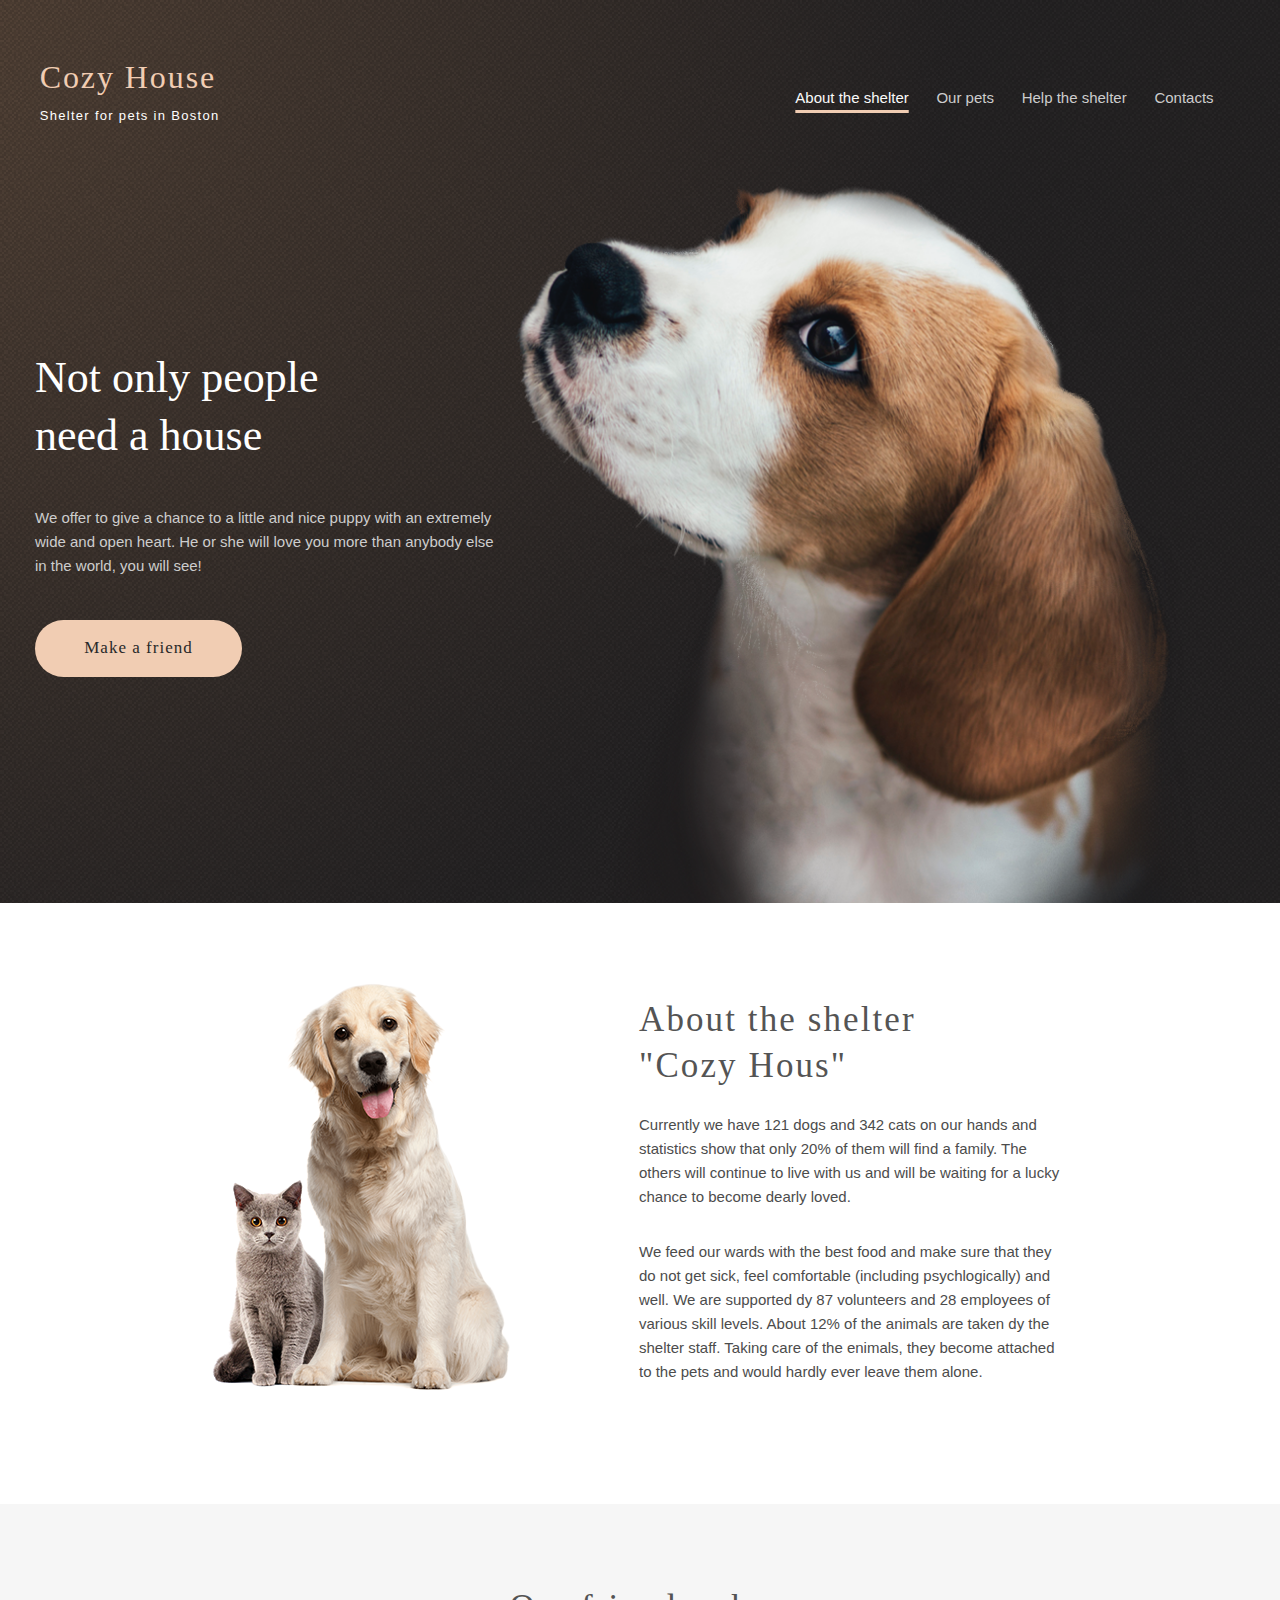
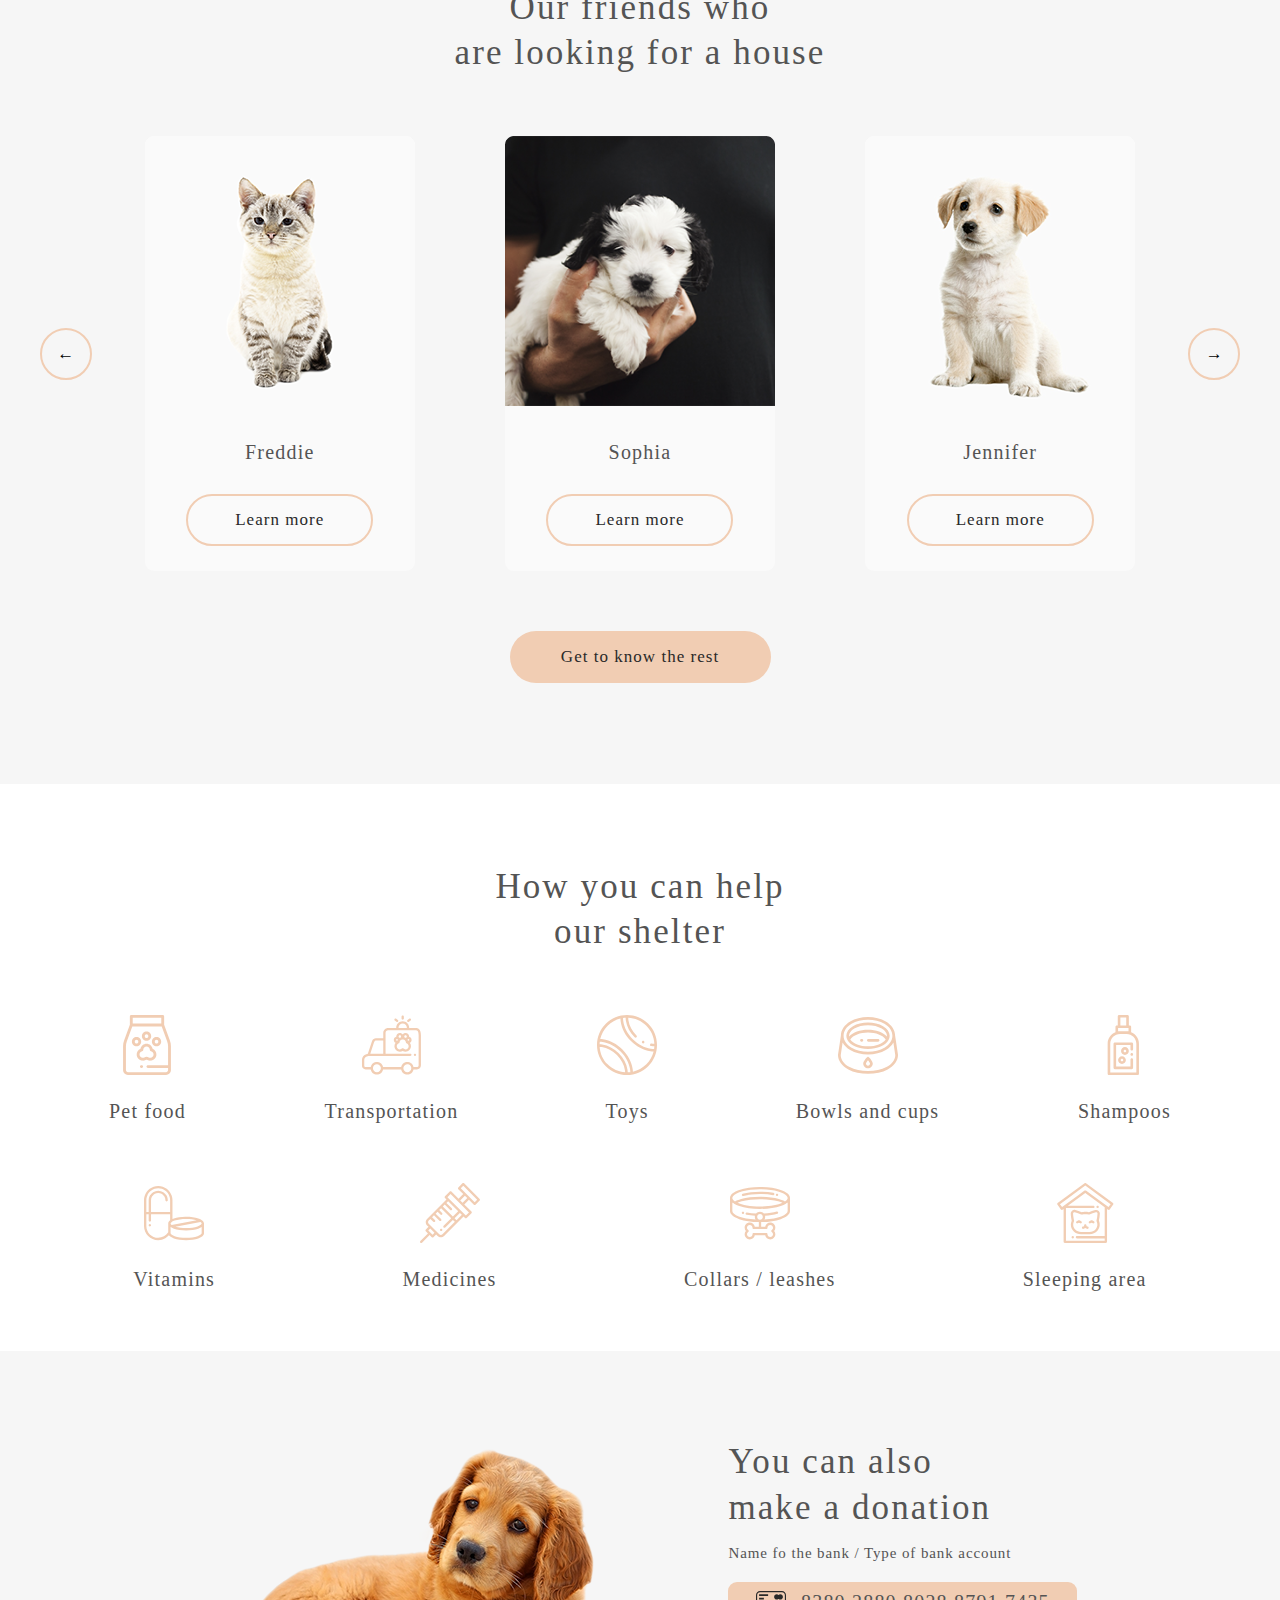
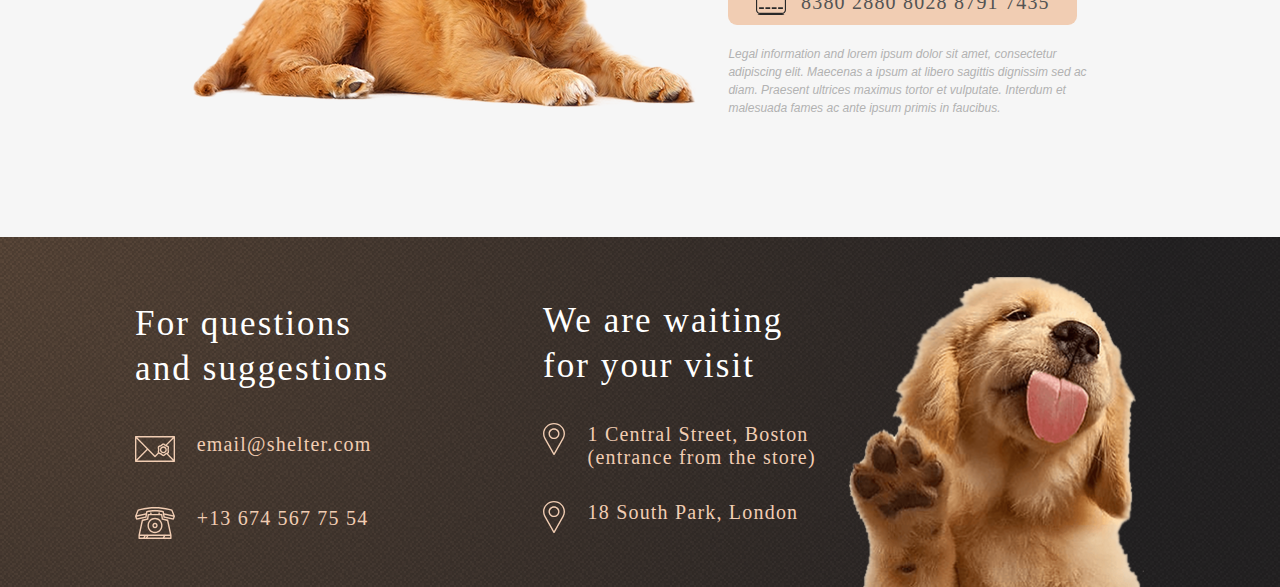
<file: pages/main/index.html>
<!DOCTYPE html>
<html lang="en">
<head>
    <meta charset="UTF-8">
    <meta http-equiv="X-UA-Compatible" content="IE=edge">
    <meta name="viewport" content="width=device-width, initial-scale=1.0">
    <link rel="stylesheet" href="style.css">
    <title>Cozy House</title>
</head>
<body>
    <div class="bg-gradient">
        <div class="bg-img">
            <div class="start-screen">
                <div class="main">
                    <header>
                            <a href="#" class="logo" id="logo">
                                <h1 class="logo-title" id="logo_title">Cozy House</h1>
                                <p class="logo-subtitle" id="logo_subtitle">Shelter for pets in Boston</p>
                            </a>
                        <div class="hamburger-menu" id="menu_btn">
                            <input id="menu__toggle" type="checkbox" />
                            <label class="menu__btn" for="menu__toggle">
                              <span id="menu__btn"></span>
                            </label>
                            <nav class="menu" id="menu">
                                <div class="dark-screen">
                                    <a href="#" class="logo logo2" id="logo">
                                        <h1 class="logo-title" id="logo_title">Cozy House</h1>
                                        <p class="logo-subtitle" id="logo_subtitle">Shelter for pets in Boston</p>
                                    </a>
                                    <a href="#" class="about">About the shelter</a> 
                                    <a href="../pets/index.html" class="our-pets" target="_blank">Our pets</a> 
                                    <a href="#help-page" class="help-the-shelter">Help the shelter</a> 
                                    <a href="#footer" class="nav-contacts">Contacts</a> 
                                </div>
                            </nav>
                        </div>
                    </header>
                </div>
                <div class="start-screen-content">
                    <div class="content">
                         <h2 class="heading">Not only people need a house</h2>
                         <p class="subheading">We offer to give a chance to a little and nice puppy with an extremely wide and open heart. He or she will love you more than anybody else in the world, you will see!</p>
                         <a href="#our-friends" class="button-primary">Make a friend</a>
                    </div>
                    <div class="start-screen-puppy"></div>
                </div>
            </div>
        </div>
    </div>
    <div class="about-page">
        <div class="start-screen">
            <div class="about-content">
                    <div class="about-pets"></div>
                    <div class="page-content">
                        <h3 class="about-heading">About the shelter <br> "Cozy Hous"</h3>
                        <p class="about-subheading">Currently we have 121 dogs and 342 cats on our hands and statistics show that only 20% of them will find a family. The others will continue to live with us and will be waiting for a lucky chance to become dearly loved.</p>
                        <p class="about-subheading">We feed our wards with the best food and make sure that they do not get sick, feel comfortable (including psychlogically) and well. We are supported dy 87 volunteers and 28 employees of various skill levels. About 12% of the animals are taken dy the shelter staff. Taking care of the enimals, they become attached to the pets and would hardly ever leave them alone.</p>
                    </div>
                    </div>
            </div>
        </div>
    </div>
    <div class="pets-page" id="our-friends">
        <div class="start-screen">
            <div class="pets-content">
                    <h3 class="pets-heading">Our friends who <br> are looking for a house</h3>
                    <div class="slider">
                        <div class="cards">
                            <div class="card" id="card1">
                                <img src="../../assets/images/pets-katrine.png" alt="cat-katrine" id="card1img">
                                <p class="pet-name" id="petName1">Katrine</p>
                                <button class="button-learn-more" id="button1">Learn more</button>
                            </div>
                            <div class="card resp2" id="card2">
                                <img src="../../assets/images/pets-jennifer.png" alt="dog-jennifer" id="card2img">
                                <p class="pet-name" id="petName2">Jennifer</p>
                                <button class="button-learn-more" id="button2">Learn more</button>
                            </div>
                            <div class="card" id="card3">
                                <img src="../../assets/images/pets-woody.png" alt="dog-woody" id="card3img">
                                <p class="pet-name" id="petName3">Woody</p>
                                <button class="button-learn-more" id="button3">Learn more</button>
                            </div>
                        </div>
                            <div class="left-button-flex">
                                <button class="left-button">&#8592</button>
                            </div>
                            <div class="right-button-flex">
                                <button class="right-button">&#8594</button>
                            </div>
                    </div>
                <div class="button-rest">
                    <button class="other-page"><a href="../pets/index.html" class="rest-link" target="_blank">Get to know the rest</a></button>
                </div>
            </div>
        </div>
    </div>
    <div class="help-page" id="help-page">
        <div class="start-screen"> 
                <h3 class="help-heading">How you can help <br>our shelter</h3>
                <ul class="first-row">
                    <li><img src="../../assets/icons/icon-pet-food.svg" alt="pet-food" class="icons"><p>Pet food</p></li>
                    <li><img src="../../assets/icons/icon-transportation.svg" alt="transportation" class="icons"><p>Transportation</p></li>
                    <li><img src="../../assets/icons/icon-toys.svg" alt="toys" class="icons"><p>Toys</p></li>
                    <li><img src="../../assets/icons/icon-bowls-and-cups.svg" alt=" bowls-and-cups" class="icons"><p>Bowls and cups</p></li>
                    <li><img src="../../assets/icons/icon-shampoos.svg" alt="shampoos" class="icons"><p>Shampoos</p></li>
                    <li><img src="../../assets/icons/icon-vitamins.svg" alt="vitamins" class="icons"><p>Vitamins</p></li>
                    <li><img src="../../assets/icons/icon-medicines.svg" alt="medicines" class="icons"><p>Medicines</p></li>
                    <li><img src="../../assets/icons/icon-collars-leashes.svg" alt="collars-leashes" class="icons"><p>Collars / leashes</p></li>
                    <li><img src="../../assets/icons/icon-sleeping-area.svg" alt="sleeping-area" class="icons"><p>Sleeping area</p></li>
                </ul>
        </div>
    </div>
    <div class="donation-page">
        <div class="start-screen">
            <div class="donation-content">
                <div class="donation-dog"></div>
                <div class="donation">
                    <h3 class="donation-heading">You can also <br>make a donation</h3>
                    <p class="donation-subheading">Name fo the bank / Type of bank account</p>
                    <button class="credit-card"><a href="#" class="credit-link"><span class="card-icon"></span>8380 2880 8028 8791 7435</a></button>
                    <p class="legal-information">Legal information and lorem ipsum dolor sit amet, consectetur <br> adipiscing elit. Maecenas a ipsum at libero sagittis dignissim sed ac <br> diam. Praesent ultrices maximus tortor et vulputate. Interdum et <br> malesuada fames ac ante ipsum primis in faucibus.</p>
                </div>
            </div>
        </div>
    </div>
    <footer class="footer" id="footer">
        <div class="footer-bg-img">
            <div class="start-screen">
                <div class="footer-content">
                        <div class="contacts">
                            <h3 class="contacts-heading">For questions<br>and suggestions</h3>
                            <a href="https://mail.google.com" class="email" target="_blank"><span class="email-icon"></span>email@shelter.com</a>
                            <a href="tel:13-674-567-75-54" class="number" target="_blank"><span class="number-icon"></span>+13 674 567 75 54</a>
                        </div>
                        <div class="locations">
                            <h3 class="location-heading">We are waiting<br> for your visit</h3>
                            <a href="https://www.google.com/maps/place/%D0%91%D0%BE%D1%81%D1%82%D0%BE%D0%BD,+%D0%9C%D0%B0%D1%81%D1%81%D0%B0%D1%87%D1%83%D1%81%D0%B5%D1%82%D1%81,+%D0%A1%D0%BF%D0%BE%D0%BB%D1%83%D1%87%D0%B5%D0%BD%D1%96+%D0%A8%D1%82%D0%B0%D1%82%D0%B8+%D0%90%D0%BC%D0%B5%D1%80%D0%B8%D0%BA%D0%B8/@42.3144556,-71.0403236,12z/data=!3m1!4b1!4m5!3m4!1s0x89e3652d0d3d311b:0x787cbf240162e8a0!8m2!3d42.3600661!4d-71.0588837" class="location-boston" target="_blank"><span class="location-icon"></span>1 Central Street, Boston<br>(entrance from the store)</a>
                            <a href="https://www.google.com/maps/place/%D0%9B%D0%BE%D0%BD%D0%B4%D0%BE%D0%BD,+%D0%92%D0%B5%D0%BB%D0%B8%D0%BA%D0%B0+%D0%91%D1%80%D0%B8%D1%82%D0%B0%D0%BD%D1%96%D1%8F/@51.5287718,-0.2416804,11z/data=!3m1!4b1!4m5!3m4!1s0x47d8a00baf21de75:0x52963a5addd52a99!8m2!3d51.507033!4d-0.1263428" class="location-london" target="_blank"><span class="location-icon"></span>18 South Park, London</a>
                        </div>
                    <div class="footer-dog"></div>
                </div>
            </div>
        </div>
    </footer>
    <script src="script.js"></script>
</body>
</html>
</file>
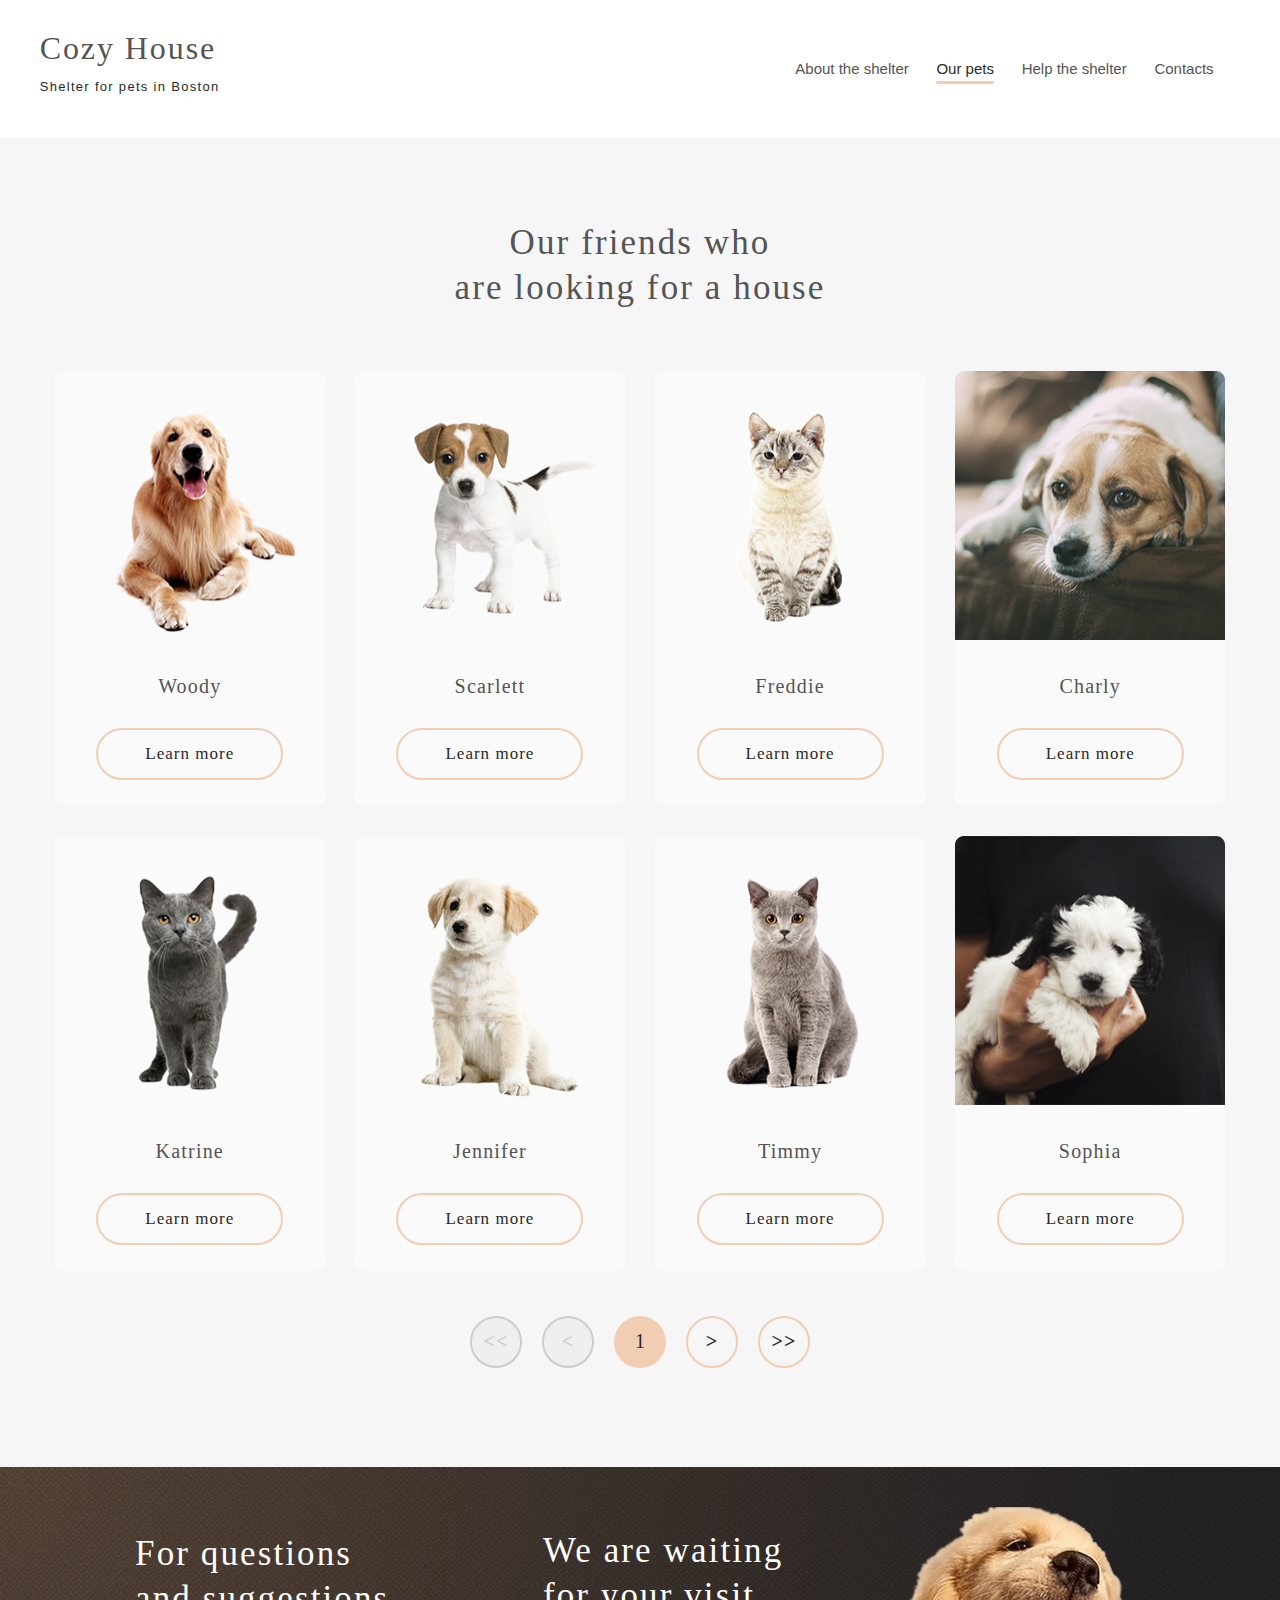
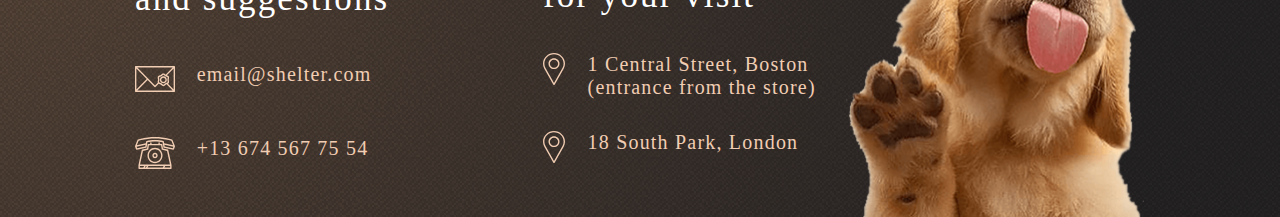
<file: pages/pets/index.html>
<!DOCTYPE html>
<html lang="en">
<head>
    <meta charset="UTF-8">
    <meta http-equiv="X-UA-Compatible" content="IE=edge">
    <meta name="viewport" content="width=device-width, initial-scale=1.0">
    <title>Our pets</title>
    <link rel="stylesheet" href="style.css">
</head>
<body>
    <div class="header">
        <div class="start-screen">
            <div class="main">
                <header>
                    <a href="../main/index.html" class="logo" target="_blank">
                        <h1 class="logo-title">Cozy House</h1>
                        <p class="logo-subtitle">Shelter for pets in Boston</p>
                    </a>
                    <div class="hamburger-menu" id="menu_btn">
                        <input id="menu__toggle" type="checkbox" />
                        <label class="menu__btn" for="menu__toggle">
                          <span id="menu__btn"></span>
                        </label>
                    <nav class="menu" id="menu">
                        <div class="dark-screen">
                            <a href="#" class="logo logo2" id="logo">
                                <h1 class="logo-title logo-title2" id="logo_title">Cozy House</h1>
                                <p class="logo-subtitle logo-subtitle2" id="logo_subtitle">Shelter for pets in Boston</p>
                            </a>
                            <a href="../main/index.html" class="about">About the shelter</a> 
                            <a href="../pets/index.html" class="our-pets" target="_blank">Our pets</a> 
                            <a href="../main/index.html#help-page" class="help-the-shelter">Help the shelter</a> 
                            <a href="#footer" class="nav-contacts">Contacts</a> 
                        </div>
                    </nav>
                </header>
            </div>
        </div>
    </div>    
    <div class="bg-color">
        <div class="start-screen">
            <h3 class="heading">Our friends who<br>are looking for a house</h3>
            <div class="pets-content">
                <div class="cards">
                    <div class="card" id="card1">
                        <img src="../../assets/images/pets-katrine.png" alt="cat-katrine" id="card1img">
                        <p class="pet-name" id="petName1">Katrine</p>
                        <button class="button-learn-more" id="button1">Learn more</button>
                    </div>
                    <div class="card" id="card2">
                        <img src="../../assets/images/pets-jennifer.png" alt="dog-jennifer" id="card2img">
                        <p class="pet-name" id="petName2">Jennifer</p>
                        <button class="button-learn-more" id="button2">Learn more</button>
                    </div>
                    <div class="card" id="card3">
                        <img src="../../assets/images/pets-woody.png" alt="dog-woody" id="card3img">
                        <p class="pet-name" id="petName3">Woody</p>
                        <button class="button-learn-more" id="button3">Learn more</button>
                    </div>
                    <div class="card" id="card4">
                        <img src="../../assets/images/pets-katrine3.png" alt="dog-sophia" id="card4img">
                        <p class="pet-name" id="petName4">Sophia</p>
                        <button class="button-learn-more" id="button4">Learn more</button>
                    </div>
                    <div class="card" id="card5">
                        <img src="../../assets/images/pets-timmy.png" alt="cat-timmy" id="card5img">
                        <p class="pet-name" id="petName5">Timmy</p>
                        <button class="button-learn-more" id="button5">Learn more</button>
                    </div>
                    <div class="card" id="card6">
                        <img src="../../assets/images/pets-charly.png" alt="dog-charly" id="card6img">
                        <p class="pet-name" id="petName6">Charly</p>
                        <button class="button-learn-more" id="button6">Learn more</button>
                    </div>
                    <div class="card" id="card7">
                        <img src="../../assets/images/pets-scarlet.png" alt="dog-scarlett" id="card7img">
                        <p class="pet-name" id="petName7">Scarlett</p>
                        <button class="button-learn-more" id="button7">Learn more</button>
                    </div>
                    <div class="card" id="card8">
                        <img src="../../assets/images/pets-katrine2.png" alt="cat-freddie" id="card8img">
                        <p class="pet-name" id="petName8">Freddie</p>
                        <button class="button-learn-more" id="button8">Learn more</button>
                    </div>
                </div>
            </div>
            <div class="navigation">
                <button class="button-disabled"  id="first-page"><h4>&lt;&lt;</h4></button>
                <button class="button-disabled"  id="prev-page"><h4>&lt;</h4></button>
                <div class="current-page" id="current-page">1</div>
                <button class="button" id="button"><h4>&gt;</h4></button>
                <button class="button" id="last-page"><h4>&gt;&gt;</h4></button>
            </div>
        </div>
    </div>
    <footer class="footer" id="footer">
        <div class="footer-bg-img">
            <div class="start-screen">
                <div class="footer-content">
                    <div class="contacts">
                        <h3 class="contacts-heading">For questions<br>and suggestions</h3>
                        <a href="https://mail.google.com" class="email" target="_blank"><span class="email-icon"></span>email@shelter.com</a>
                        <a href="tel:13-674-567-75-54" class="number" target="_blank"><span class="number-icon"></span>+13 674 567 75 54</a>
                    </div>
                    <div class="locations">
                        <h3 class="location-heading">We are waiting<br> for your visit</h3>
                        <a href="https://www.google.com/maps/place/%D0%91%D0%BE%D1%81%D1%82%D0%BE%D0%BD,+%D0%9C%D0%B0%D1%81%D1%81%D0%B0%D1%87%D1%83%D1%81%D0%B5%D1%82%D1%81,+%D0%A1%D0%BF%D0%BE%D0%BB%D1%83%D1%87%D0%B5%D0%BD%D1%96+%D0%A8%D1%82%D0%B0%D1%82%D0%B8+%D0%90%D0%BC%D0%B5%D1%80%D0%B8%D0%BA%D0%B8/@42.3144556,-71.0403236,12z/data=!3m1!4b1!4m5!3m4!1s0x89e3652d0d3d311b:0x787cbf240162e8a0!8m2!3d42.3600661!4d-71.0588837" class="location-boston" target="_blank"><span class="location-icon"></span>1 Central Street, Boston<br>(entrance from the store)</a>
                        <a href="https://www.google.com/maps/place/%D0%9B%D0%BE%D0%BD%D0%B4%D0%BE%D0%BD,+%D0%92%D0%B5%D0%BB%D0%B8%D0%BA%D0%B0+%D0%91%D1%80%D0%B8%D1%82%D0%B0%D0%BD%D1%96%D1%8F/@51.5287718,-0.2416804,11z/data=!3m1!4b1!4m5!3m4!1s0x47d8a00baf21de75:0x52963a5addd52a99!8m2!3d51.507033!4d-0.1263428" class="location-london" target="_blank"><span class="location-icon"></span>18 South Park, London</a>
                    </div>
                    <div class="footer-dog"></div>
                </div>
            </div>
        </div>
    </footer> 
    <script src="script.js"></script>
</body>
</html>
</file>
<file: pages/main/style.css>
body{
    margin: 0px;
}
.bg-gradient{
    width: 100%;
    background: radial-gradient(90vw circle at -15% -5%, #5B483A, #262425);
}
.bg-img{
    width: 100%;
    display:flex;
    justify-content: center;
    background-image: url(../../assets/images/bg-img.png);
}
.start-screen{
    width: 1280px;
}
.main{
    display: flex;
    justify-content: center;
}
.logo-title{
    font-family: 'Georgia';
    font-style: normal;
    font-weight: 400;
    font-size: 32px;
    line-height: 110%;
    display: flex;
    align-items: center;
    letter-spacing: 0.06em;
    color:#F1CDB3;
    margin: 0px;
}
.logo-subtitle{
    color: #FFF;
    font-family: 'Arial';
    font-style: normal;
    font-weight: 400;
    font-size: 13px;
    line-height: 15px;
    display: flex;
    align-items: center;
    letter-spacing: 0.1em;
}
header{
    display: flex;
    flex-direction: row;
    justify-content: space-between;
    width: 93.8%;
    margin-top: 4.7%;
    height: 4.7%;
}
.menu{
    display: flex;
    width: 445px;
}
.dark-screen{
    display: flex;
    flex-direction: row;
    justify-content: space-between;
    width: 445px;
}
a{
    font-family: 'Arial';
    font-style: normal;
    font-weight: 400;
    font-size: 15px;
    line-height: 160%;
    color: #CDCDCD;
    text-decoration: none;
    display: flex;
    flex-direction: column;
    justify-content: center;
    margin-right: 6%;
}
.start-screen-puppy{
    background: url(../../assets/images/start-screen-puppy.png) no-repeat;
    background-size:contain;
    width: 689px;
    height: 719px;
}
.start-screen-content{
    display: flex;
    flex-wrap: wrap;
    flex-direction: row;
    justify-content:center;
    width: 93.8%;
    margin:3.7% 0% 0% 1.5%;
}
.content{
    width: 480px;
    display: flex;
    flex-direction: column;
    justify-content: center;
    margin-bottom: 5%;
}
.heading{
    width: 70%;
    font-family: 'Georgia';
    font-style: normal;
    font-weight: 400;
    font-size: 44px;
    line-height: 130%;
    display: flex;
    align-items: center;
    color: #FFFFFF;
    margin: 0px;
    cursor:default;
}
.subheading{
    width: 98%;
    font-family: 'Arial';
    font-style: normal;
    font-weight: 400;
    font-size: 15px;
    line-height: 160%;
    display: flex;
    align-items: center;
    color: #CDCDCD;
    margin:42px 0px;
    cursor:default;
}
.button-primary{
    background: #F1CDB3;
    border-radius: 100px;
    width: 207px;
    display: flex;
    flex-direction: column;
    align-items: center;
    font-family: 'Georgia';
    font-style: normal;
    font-weight: 400;
    font-size: 17px;
    line-height: 130%;
    letter-spacing: 0.06em;
    color: #292929;
    padding: 17.5px 0px;
}
.about{
    font-family: 'Arial';
    font-style: normal;
    font-weight: 400;
    font-size: 15px;
    line-height: 160%;
    color: #FAFAFA;
    text-decoration:solid underline #F1CDB3 3px;
    text-underline-offset: 7px;
}
.about-page{
    background: #FFF;
    width: 100%;
    display: flex;
    justify-content: center;
    padding-bottom: 2%;
}
.about-pets{
    background:url(../../assets/images/about-pets.png) no-repeat;
    width: 300px;
    height: 408px;
    margin-right: 10%;
}
.about-content{
    height: 69%;
    display: flex;
    flex-direction: row;
    flex-wrap: wrap;
    justify-content: center;
    margin-top: 6.3%;
    margin-bottom: 6%;
}
.about-heading{
    font-family: 'Georgia';
    font-style: normal;
    font-weight: 400;
    font-size: 35px;
    line-height: 130%;
    letter-spacing: 0.06em;
    color: #545454;
    margin:14px 0px 12.5px 0px;
    cursor:default;
}
.about-subheading{
    font-family: 'Arial';
    font-style: normal;
    font-weight: 400;
    font-size: 15px;
    line-height: 160%;
    color: #4C4C4C;
    margin: 12.5px 0px 18px 0px;
    cursor:default;
}
.page-content{
    width: 430px;
    display: flex;
    flex-direction: column;
    justify-content: center;
}
.pets-page{
    background: #F6F6F6;
    width: 100%;
    display: flex;
    justify-content: center;
}
.pets-content{
    display: flex;
    flex-direction: column;
}
.pets-heading{
    margin: auto;
    font-family: 'Georgia';
    font-style: normal;
    font-weight: 400;
    font-size: 35px;
    line-height: 130%;
    display: flex;
    text-align: center;
    letter-spacing: 0.06em;
    color: #545454;
    margin-top: 6.3%;
    cursor:default;
}
.other-page{
    text-align: center;
    border: none;
    width: 261px;
    height: 52px;
    background: #F1CDB3;
    border-radius: 100px;
}
.rest-link{
    font-family: 'Georgia';
    font-style: normal;
    font-weight: 400;
    font-size: 17px;
    line-height: 130%;
    letter-spacing: 0.06em;
    color: #292929;
    margin: 0px;
}
.button-rest{
    display: flex;
    justify-content: center;
    margin-bottom: 7.85%;
}
.card{
    width: 270px;
    height: 435px;
    background: #FAFAFA;
    border-radius: 9px;
}
img{
    width: 100%;
    height: 62%;
}
.cards{
    display: flex;
    flex-direction: row;
    justify-content: space-between;
    width: 82.5%;
    text-align: center;
    font-family: 'Georgia';
    font-style: normal;
    font-weight: 400;
    font-size: 20px;
    line-height: 23px;
    letter-spacing: 0.06em;
    color: #545454;

}
.slider{
    display: flex;
    flex-direction: row;
    justify-content: space-between;
    width: 93.8%;
    margin: auto;
    margin-top: 4.7%;
    margin-bottom: 4.7%;
}

.left-button,.right-button{
    width: 52px;
    height: 52px;
    font-size: 17px;
    border: 2px solid #F1CDB3;
    border-radius: 100px;
    background-color: #F6F6F6;
}
.right-button-flex,.left-button-flex{
    display: flex;
    flex-direction: column;
    justify-content: center;
}
.left-button-flex{
    order: -1;
}
.button-learn-more{
    width: 187px;
    height: 52px; 
    border: 2px solid #F1CDB3;
    border-radius: 100px;
    background-color: #FAFAFA;
    font-family: 'Georgia';
    font-style: normal;
    font-weight: 400;
    font-size: 17px;
    line-height: 130%;
    letter-spacing: 0.06em;
    color: #292929;
}
.pet-name{
    margin: 30px 0px;
}
.help-page{
    background: #FFF;
    width: 100%;
    display: flex;
    justify-content: center;
}
.help-heading{
    font-family: 'Georgia';
    font-style: normal;
    font-weight: 400;
    font-size: 35px;
    line-height: 130%;
    text-align: center;
    letter-spacing: 0.06em;
    color: #545454;
    margin-top: 80px;
    margin-bottom: 60px;
    cursor:default;
}
.first-row{
    display: flex;
    flex-direction: row;
    flex-wrap: wrap;
    justify-content: space-around;
    margin: auto;
    width: 93.8%;
    padding: 0px;
}
li{
    list-style-type: none;
    font-family: 'Georgia';
    font-style: normal;
    font-weight: 400;
    font-size: 20px;
    line-height: 115%;
    text-align: center;
    letter-spacing: 0.06em;
    color: #545454;
    margin:0% 4.7% 0% 4.7%;
    cursor:default;
    margin-bottom: 40px;
}
.icons{
    width: 60px;
    height: 60px;
}
.donation-page{
    background: #F6F6F6;
    width: 100%;
    display: flex;
    justify-content: center;
}
.donation-content{
    display: flex;
    flex-direction: row;
    flex-wrap: wrap;
    justify-content: center;
    margin-top: 4.2%;
    margin-bottom: 9.4%;
}
.donation-dog{
    background: url(../../assets/images/donation-dog.png) no-repeat;
    width: 505px;
    height: 261px;
    display: flex;
    margin-top: 3.4%;
    margin-right: 30px;
}
.donation-heading{
    font-family: 'Georgia';
    font-style: normal;
    font-weight: 400;
    font-size: 35px;
    line-height: 130%;
    display: flex;
    align-items: center;
    letter-spacing: 0.06em;
    color: #545454;
    margin-bottom: 5px;
    cursor:default;
}
.donation-subheading{
    font-family: 'Georgia';
    font-style: normal;
    font-weight: 400;
    font-size: 15px;
    line-height: 110%;
    display: flex;
    align-items: center;
    letter-spacing: 0.06em;
    color: #545454;
    margin-bottom: 20px;
    cursor:default;
}
.legal-information{
    font-family: 'Arial';
    font-style: italic;
    font-weight: 400;
    font-size: 12px;
    line-height: 18px;
    display: flex;
    align-items: center;
    color: #B2B2B2;
    margin-top: 20px;
    margin-bottom: 0px;
    cursor:default;
}
.card-icon{
    background: url(../../assets/icons/credit-card.svg);
    width: 30px;
    height: 24px;
    margin-right: 15px;
}
.credit-card{
    width: 349px;
    height: 43px;
    background: #F1CDB3;
    border-radius: 9px;
    border: #F1CDB3;
}
.credit-link{
    font-family: 'Georgia';
    font-style: normal;
    font-weight: 400;
    font-size: 20px;
    line-height: 115%;
    letter-spacing: 0.06em;
    color: #545454;
    display: flex;
    flex-direction: row;
    justify-content: center;
    margin: 0px;
}
/* .////////////////////////////////////////////////////////////// */
.footer{
    display: flex;
    background:radial-gradient(90vw circle at 0% 0%, #5B483A, #262425);
    width: 100%;
}
.footer-bg-img{
    width: 100%;
    display: flex;
    justify-content: center;
    background-image: url(../../assets/images/bg-img.png);
}
.footer-content{
    display:flex;
    flex-wrap: wrap;
    flex-direction: row;
    margin: 0% 3.2%;
}
.footer-dog{
    width: 300px;
    height: 310px;
    background: url(../../assets/images/footer-puppy.png) no-repeat;
    background-size: contain;
    margin-top: 40px;
}
.contacts-heading,.location-heading{
    font-family: 'Georgia';
    font-style: normal;
    font-weight: 400;
    font-size: 35px;
    line-height: 130%;
    letter-spacing: 0.06em;
    color: #FFFFFF;
    margin-bottom: 0%;
    cursor:default;
}
.location-heading{
    margin-top: 20%;
}
.contacts-heading{
    margin-top: 22%;
}
.email,.number,.location-boston,.location-london{
    font-family: 'Georgia';
    font-style: normal;
    font-weight: 400;
    font-size: 20px;
    line-height: 115%;
    letter-spacing: 0.06em;
    color: #F1CDB3;
    display: flex;
    flex-direction: row;
    justify-content: left;
    margin-top: 14.5%;
    margin-right: 0%;
}
.number,.location-london{
    margin-bottom: 10%;
}
.email-icon{
    background: url(../../assets/icons/icon-email.svg);
    width: 40px;
    height: 32px;
    margin-right: 7.5%;
}
.number-icon{
    background: url(../../assets/icons/icon-phone.svg);
    width: 40px;
    height: 32px;
    margin-right: 7.5%;
}
.location-icon{
    background: url(../../assets/icons/icon-marker.svg);
    width: 22px;
    height: 32px;
    margin-right: 7.5%;
}
.locations{
    width:302px;
}
.contacts{
    width: 288px;
}
.locations,.contacts{
    margin-right: 10%;
}
.location-boston{
    margin:34px 0% 32px 0%;
}
.location-london{
    margin-top: 32px;
}
.logo2{
    position: absolute;
    z-index: -1;
}
/* ///////////////////////////interactive buttons///////////////////////////////// */
.our-pets:hover,.help-the-shelter:hover,.nav-contacts:hover{
    font-family: 'Arial';
    font-style: normal;
    font-weight: 400;
    font-size: 15px;
    line-height: 160%;
    color: #FAFAFA;
    text-decoration:solid underline #F1CDB3 3px;
    text-underline-offset: 7px;
}
.logo:hover{
    cursor: pointer;
}
.button-primary:hover{
    background-color:#9b8474 ;
    box-shadow: 3px 3px rgba(0, 0, 0, 0.247);
}
.left-button:hover,.right-button:hover{
    cursor: pointer;
    background-color:#ececec ;
    border-color: #a57e62;
    box-shadow:2px 1px #26242515;
}
.card:hover{
    cursor: pointer;
}
.card:hover button{
    cursor: pointer;
    box-shadow: 0px 4px 2px #a57e62;
    background-color: #F1CDB3;
}
.button-learn-more:hover{
    cursor: pointer;
    background-color:#F1CDB3 ;
    border-color: #916e56;
}
.other-page:hover{
    background-color:#ac9280;
    cursor: pointer;
    box-shadow: 2px 2px 1px #61616138;
}
.credit-card:hover{
    background-color:#ac9280;
    cursor: pointer;
    box-shadow: 3px 3px 2px #61616138;
    color: black;
}
#menu__toggle{
    position: absolute;
    z-index: -1;
}
.hamburger-menu{
    display: flex;
    align-items: center;
}
@media (max-width:1280px){
    .footer-content{
        justify-content: center;
    }
    .locations{
        margin-right: 0%;
    }
    .contacts{
        margin-right: 10%;
    }
}
@media (max-width:768px){
    header{
        width: 708px;
        height: 60px;
    }
    .start-screen-puppy{
        width:569px ;
        height:593px ;
        margin: 64px 0px 0px 89px;
    }
    .content{
        margin-top: 40px;
    }
    .content a{
        display: block;
        margin: auto;
        text-align: center;
    }
    .about-content{
        height: 920px;
        flex-direction: column-reverse;
        align-items: center;
    }
    .page-content{
        margin-bottom: 62px;
    }
    .about-pets{
        margin-right: 0px;
    }
    .first-row{
        width: 82%;
    }
    .donation-content{
        flex-direction: column-reverse;
        align-items: center;
    }
    .donation-dog{
        margin: 60px 0px 0px 0px;
    }
}
@media (max-width:768px) {
    header{
        display: flex;
        width: 95%;
        justify-content: space-between;
    }
    .content{
        width: 300px;
    }
    .about-pets{
        width: 260px;
        height: 353.6px;
        background-size: contain;
    }
    .start-screen-puppy{
        width:260px ;
        height:272px;
        margin: 64px 0px 0px 89px;
    }
    #menu__toggle {
        opacity: 0;
      }
     
      .menu__btn {
        position: relative;
        width: 30px;
        height: 22px;
        cursor: pointer;
        z-index: 6;
      }
      .menu__btn > span,
      .menu__btn > span::before,
      .menu__btn > span::after {
        display: block;
        position: absolute;
        width: 100%;
        height: 2px;
        background-color: #F1CDB3;
        transition-duration: .25s;
      }
      .menu__btn > span::before {
        content: '';
        top: -8px;
      }
      .menu__btn > span::after {
        content: '';
        top: 8px;
      }
      .menu {
        display: flex;
        position: absolute;
        flex-direction: column;
        justify-content: center;
        z-index: 5;
        top: 0;
        width:100%;
        height: 100vh;
        margin: 0;
        padding-left: 10px;
        background: rgba(41, 41, 41, 0.6);
        transition-duration: .25s;
      }
      .dark-screen{
        display: flex;
        position: absolute;
        flex-direction: column;
        justify-content: center;
        z-index: 5;
        top: 0;
        right: 0;
        width: 310px;
        height: 823px;
        margin: 0;
        padding-left: 10px;
        background-color: #292929;
        transition-duration: .25s;
      }
      .our-pets,.help-the-shelter,.about,.nav-contacts {
        display: block;
        color: #CDCDCD;
        font-family:Arial;
        font-size: 32px;
        font-weight: 400;
        text-align: center;
        margin-bottom: 40px;
      }
      .our-pets:hover,.help-the-shelter:hover,.nav-contacts:hover{
        font-size: 32px;
    }
      .logo2{
        z-index: 1;
        top: 10px;
      }
    .donation-dog{
        width:260px;
        height: 135px;
        background-size: contain;
    }
    .cards{
        justify-content: center;
    }
    .first-row{
        flex-wrap: wrap;
    }
    .start-screen{
        width: 100%;
    }
    .start-screen-content{
        flex-direction: column;
        align-items: center;
        width: 100%;
        margin:0px;
    }
    .heading{
        width: 100%;
    }
}
@media(max-width:450px) {
    .page-content{
        width: 300px;
        text-align: center;
        align-items: center;
    }
    .about-content{
        flex-wrap: nowrap;
    }
    .slider{
        flex-direction: column;
        align-items: center;
    }
    .left-button-flex{
        order: 0;
        margin-right: 80px;
        position: relative;
        z-index: 1;
        top: 52px;
        right: 25px;
    }
    .right-button-flex{
        margin-left: 120px;
    }
    .credit-card{
        width: 281px;
    }
    .credit-link{
        font-size: 15px;
    }
    li{
        font-size: 15px;
    }
    .heading{
        font-size: 25px;
        text-align: center;
    }
    .content{
        align-items: center;
    }
    .about-heading{
        font-size: 25px;
    }
    .subheading{
        text-align: center;
    }
    header{
        margin:20px 40px 0px 10px;
    }
    .about-subheading{
        width: 270px;
    }
    .pets-heading{
        font-size: 25px;
        margin-top: 42px;
    }
    .help-heading{
        font-size: 25px;
    }
    .donation-heading{
        font-size: 25px;
        text-align: center;
        justify-content: center;
    }
    .donation{
        display: flex;
        flex-direction: column;
        justify-content: center;
        align-items: center;
    }
    .legal-information{
        width: 280px;
    }
    .contacts-heading,.location-heading{
        font-size: 25px;
        text-align: center;
    }
    .contacts{
        margin: 0px;
    }
    .footer-dog{
        width: 260px;
        height: 269px;
        background-size: contain;
    }
    .footer-content{
        margin: 0px;
    }
    .start-screen-puppy{
        margin-left: 40px;
    }
}
.open-menu{
    right: 0;
}
.close-menu{
    right: 100%;
}
.menu-rotate{
    transform: rotate(90deg);
    transition-duration: .25s;
}
.resp{
    position: absolute;
    z-index: -1;
}
.popup{
    position:fixed;
    display: flex;
    justify-content: center;
    align-items: center;
    z-index: 4;
    top: 0;
    left: 0;
    width: 100%;
    height: 100vh;
    background:rgba(41, 41, 41, 0.6);
}
.closepopup{
    position: absolute;
    z-index: -8;
}
.popupbutton{
    width: 70%;
    height: 552px;
    display: flex;
    right: 0;
    justify-content: center;
}
.closebutton{
    width: 52px;
    height: 52px;
    font-size: 25px;
    font-weight: 600;
    color: #292929;
    border:2px solid #F1CDB3;
    border-radius: 100px;
    display: flex;
    align-items: center;
    justify-content: center;
}
.popupinfo{
    width: 900px;
    height: 500px;
    background: #FFFFFF;
    margin-top:52px ;
    border-radius: 9px;
    display: flex;
    flex-direction: row-reverse;
}
.modalimg{
    height: 100%;
    width: 56%;
}
.modalinfo{
    height: 100%;
    width: 44% ;
    text-align: left;
    font-family: Georgia;
    font-size: 15px;
    font-weight: 400;
    margin-left: 30px;
}
.modalname{
    font-size: 35px;
}
.type{
    font-size: 20px;
}
.description{
    color: #000;
}
.listname{
    font-weight: 700;
}
@media (max-width:768px) {
    .popupbutton{
        width: 89%;
        height: 402px;
    }
    .popupinfo{
        height: 350px;
        width: 630px;
    }
    .modalimg{
        width: 350px;
        height: 350px;
    }
    .modalinfo{
        font-size: 13px;
    }
    .modalinfo .modalname{
        margin: 10px 0px 10px 0px;
    }
    .modalinfo .type{
        margin: 0px 0px 20px 0px;
    }
    .modalinfo .description{
        margin: 0px 0px 20px 0px;
        line-height: 14.3px;
    }
    .modalinfo p {
        margin: 0px;
    }
}
@media (max-width:420px) {
    .modalimg{
        position: absolute;
        z-index: -546;
        right: 100%;
    }
    .modalinfo{
        width: 100%;
    }
    .popupinfo{
        width: 240px;
        height: 370px;
    }
    .closebutton{
        width: 52px;
        height: 52px;
    }
}
</file>
<file: pages/pets/style.css>
body{
    margin: 0px;
}
.start-screen{
    width: 1280px;
}
.main{
    display: flex;
    justify-content: center;
}
.logo-title{
    font-family: 'Georgia';
    font-style: normal;
    font-weight: 400;
    font-size: 32px;
    line-height: 110%;
    display: flex;
    align-items: center;
    letter-spacing: 0.06em;
    color: #545454;
    margin: 0px;
}
.logo-subtitle{
    color: #292929;;
    font-family: 'Arial';
    font-style: normal;
    font-weight: 400;
    font-size: 13px;
    line-height: 15px;
    display: flex;
    align-items: center;
    letter-spacing: 0.1em;
}
.header{
    width: 100%;
    display: flex;
    justify-content: center;
    background-color: #FFFFFF;
}
header{
    display: flex;
    flex-direction: row;
    justify-content: space-between;
    width: 93.8%;
    margin: 2.4% 0% 2.4% 0%;
    height: 4.7%;
}
.menu{
    display: flex;
    width: 445px;
}
.dark-screen{
    display: flex;
    flex-direction: row;
    justify-content: space-between;
    width: 445px;
}
a{
    font-family: 'Arial';
    font-style: normal;
    font-weight: 400;
    font-size: 15px;
    line-height: 160%;
    color: #545454;
    text-decoration: none;
    display: flex;
    flex-direction: column;
    justify-content: center;
    margin-right: 6%;
}
.bg-color{
    width: 100%;
    background: #F6F6F6;
    display: flex;
    justify-content: center;
}
.pets-content{
    display: flex;
    flex-direction: row;
    justify-content: center;
}
.heading{
    font-family: 'Georgia';
    font-style: normal;
    font-weight: 400;
    font-size: 35px;
    line-height: 130%;
    text-align: center;
    letter-spacing: 0.06em;
    color: #545454;
    width: 100%;
    margin: 6.4% 0px 45px 0px;
}
.card{
    width: 270px;
    height: 435px;
    background: #FAFAFA;
    border-radius: 9px;
    margin: 15px 0px;
}
img{
    width: 100%;
    height: 62%;
}
.cards{
    width: 93.8%;
    display: flex;
    flex-direction: row;
    justify-content: space-between;
    text-align: center;
    font-family: 'Georgia';
    font-style: normal;
    font-weight: 400;
    font-size: 20px;
    line-height: 23px;
    letter-spacing: 0.06em;
    color: #545454;
    flex-wrap: wrap;
}
.button-learn-more{
    width: 187px;
    height: 52px; 
    border: 2px solid #F1CDB3;
    border-radius: 100px;
    background-color: #FAFAFA;
    font-family: 'Georgia';
    font-style: normal;
    font-weight: 400;
    font-size: 17px;
    line-height: 130%;
    letter-spacing: 0.06em;
    color: #292929;
}
.pet-name{
    margin: 30px 0px;
}
.card:hover button{
    cursor: pointer;
    box-shadow: 0px 4px 2px #a57e62;
    background-color: #F1CDB3;
}
.card:hover{
    cursor: pointer;
}
.logo2{
    position: absolute;
    z-index: -1;
}
#menu__toggle{
    position: absolute;
    z-index: -1;
}
.hamburger-menu{
    display: flex;
    align-items: center;
}
.button-learn-more:hover{
    cursor: pointer;
    background-color:#F1CDB3 ;
    border-color: #916e56;
}
.about:hover,.help-the-shelter:hover,.nav-contacts:hover{
    font-family: 'Arial';
    font-style: normal;
    font-weight: 400;
    font-size: 15px;
    line-height: 160%;
    color: #292929;
    text-decoration:solid underline #F1CDB3 3px;
    text-underline-offset: 7px;
}
.our-pets{
    font-family: 'Arial';
    font-style: normal;
    font-weight: 400;
    font-size: 15px;
    line-height: 160%;
    color: #292929;
    text-decoration:solid underline #F1CDB3 3px;
    text-underline-offset: 7px;
}
.button{
    width: 52px;
    height: 52px;
    border: 2px solid #F1CDB3;
    border-radius: 100px;
    background-color: #F6F6F6;
    font-family: 'Georgia';
    font-style: normal;
    display: flex;
    align-items: center;
    justify-content: center;
    font-weight: 400;
    font-size: 20px;
    line-height: 115%;
    letter-spacing: 0.06em;
    color: #292929;
    margin: 30px 10px 7.8% 10px;
}
.current-page{
    width: 52px;
    height: 52px;
    display: flex;
    align-items: center;
    justify-content: center;
    background: #F1CDB3;
    border-radius: 100px;
    font-family: 'Georgia';
    font-style: normal;
    font-weight: 400;
    font-size: 20px;
    line-height: 115%;
    color: #292929;
    margin: 30px 10px;
}
.button-disabled{
    border: 2px solid #CDCDCD;
    color: #CDCDCD;
    width: 52px;
    height: 52px;
    border-radius: 100px;
    font-family: 'Georgia';
    font-style: normal;
    display: flex;
    align-items: center;
    justify-content: center;
    font-weight: 400;
    font-size: 20px;
    line-height: 115%;
    letter-spacing: 0.06em;
    margin: 30px 10px 7.8% 10px;
}
.navigation{
    display: flex;
    justify-content: center;
}
.button:hover{
    border-color:#a57e62;
    background-color:#F1CDB3;
    cursor: pointer;
}
.footer{
    display: flex;
    background:radial-gradient(90vw circle at 0% 0%, #5B483A, #262425);
    width: 100%;
}
.footer-bg-img{
    width: 100%;
    display: flex;
    justify-content: center;
    background-image: url(../../assets/images/bg-img.png);
}
.footer-content{
    display:flex;
    flex-wrap: wrap;
    flex-direction: row;
    margin: 0% 3.2%;
}
.footer-dog{
    width: 300px;
    height: 310px;
    background: url(../../assets/images/footer-puppy.png) no-repeat;
    background-size: contain;
    margin-top: 40px;
}
.contacts-heading,.location-heading{
    font-family: 'Georgia';
    font-style: normal;
    font-weight: 400;
    font-size: 35px;
    line-height: 130%;
    letter-spacing: 0.06em;
    color: #FFFFFF;
    margin-bottom: 0%;
    cursor:default;
}
.location-heading{
    margin-top: 20%;
}
.contacts-heading{
    margin-top: 22%;
}
.email,.number,.location-boston,.location-london{
    font-family: 'Georgia';
    font-style: normal;
    font-weight: 400;
    font-size: 20px;
    line-height: 115%;
    letter-spacing: 0.06em;
    color: #F1CDB3;
    display: flex;
    flex-direction: row;
    justify-content: left;
    margin-top: 14.5%;
    margin-right: 0%;
}
.number,.location-london{
    margin-bottom: 10%;
}
.email-icon{
    background: url(../../assets/icons/icon-email.svg);
    width: 40px;
    height: 32px;
    margin-right: 7.5%;
}
.number-icon{
    background: url(../../assets/icons/icon-phone.svg);
    width: 40px;
    height: 32px;
    margin-right: 7.5%;
}
.location-icon{
    background: url(../../assets/icons/icon-marker.svg);
    width: 22px;
    height: 32px;
    margin-right: 7.5%;
}
.locations{
    width: 302px;
}
.contacts{
    width: 288px;
}
.locations,.contacts{
    margin-right: 10%;
}
.location-boston{
    margin:34px 0% 32px 0%;
}
.location-london{
    margin-top: 32px;
}

.resp{
    position: absolute;
    z-index: -1;
}
@media (max-width:1280px){
    .footer-content{
        justify-content: center;
    }
    .locations{
        margin-right: 0%;
    }
    .contacts{
        margin-right: 10%;
    }
}
@media(max-width:1280px) {
    .cards{
        justify-content: space-around;
    }
}
@media (max-width:768px) {
    header{
        display: flex;
        width: 95%;
        justify-content: space-between;
        margin-top: 4.7%;
    }
    .content{
        width: 300px;
    }
    .about-pets{
        width: 260px;
        height: 353.6px;
        background-size: contain;
    }
    .start-screen-puppy{
        width:260px ;
        height:272px;
        margin: 64px 0px 0px 89px;
    }
    #menu__toggle {
        opacity: 0;
      }
      .menu__btn {
        position: relative;
        width: 30px;
        height: 22px;
        cursor: pointer;
        z-index: 6;
      }
      .menu__btn > span,
      .menu__btn > span::before,
      .menu__btn > span::after {
        display: block;
        position: absolute;
        width: 100%;
        height: 2px;
        background-color: #545454;
        transition-duration: .25s;
      }
      .menu__btn > span::before {
        content: '';
        top: -8px;
      }
      .menu__btn > span::after {
        content: '';
        top: 8px;
      }
      .menu {
        display: flex;
        position: absolute;
        flex-direction: column;
        justify-content: center;
        top: 0;
        z-index: 5;
        width:100%;
        height: 100vh;
        margin: 0;
        padding-left: 10px;
        background: rgba(41, 41, 41, 0.6);
        transition-duration: .25s;
      }
      .dark-screen{
        display: flex;
        position: absolute;
        flex-direction: column;
        justify-content: center;
        z-index: 5;
        top: 0;
        right: 0;
        width: 310px;
        height: 823px;
        margin: 0;
        padding-left: 10px;
        background-color: #FAFAFA;
        transition-duration: .25s;
      }
      .our-pets,.help-the-shelter,.about,.nav-contacts {
        display: block;
        color: #545454;
        font-family:Arial;
        font-size: 32px;
        font-weight: 400;
        text-align: center;
        margin-bottom: 40px;
      }
      .our-pets:hover,.help-the-shelter:hover,.nav-contacts:hover,.about:hover{
        font-size: 32px;
    }
      .logo2{
        z-index: 1;
        top: 10px;
      }
    .donation-dog{
        width:260px;
        height: 135px;
        background-size: contain;
    }
    .cards{
        justify-content: center;
    }
    .resp2{
        position: absolute;
        z-index: -1;
    }
    .logo-title2{
        font-family: 'Georgia';
        font-style: normal;
        font-weight: 400;
        font-size: 32px;
        line-height: 110%;
        display: flex;
        align-items: center;
        letter-spacing: 0.06em;
        color:#545454;
        margin: 0px;
    }
    .logo-subtitle2{
        color: #292929;
        font-family: 'Arial';
        font-style: normal;
        font-weight: 400;
        font-size: 13px;
        line-height: 15px;
        display: flex;
        align-items: center;
        letter-spacing: 0.1em;
    }


}
@media(max-width:450px) {
    header{
        width: 257px;
        margin-right: 40px;
    }
    .legal-information{
        width: 280px;
    }
    .contacts-heading,.location-heading{
        font-size: 25px;
        text-align: center;
    }
    .contacts{
        margin: 0px;
    }
    .footer-dog{
        width: 260px;
        height: 269px;
        background-size: contain;
    }
    .footer-content{
        margin: 0px;
    }
    .button{
        margin-left: 5px;
        margin-right: 5px;
    }
    .current-page{
        margin-left: 5px;
        margin-right: 5px;
    }
    .button-disabled{
        margin-left: 5px;
        margin-right: 5px;
    }
    .heading{
        font-size: 25px;
        text-align: center;
        margin-top: 42px;
    }
}
.open-menu{
    right: 0;
}
.close-menu{
    right: 100%;
}
.menu-rotate{
    transform: rotate(90deg);
    transition-duration: .25s;
}

.popup{
    position: fixed;
    display: flex;
    justify-content: center;
    align-items: center;
    z-index: 4;
    top: 0;
    left: 0;
    width: 100%;
    height: 100vh;
    background:rgba(41, 41, 41, 0.6);
}
.closepopup{
    position: absolute;
    z-index: -8;
}
.popupbutton{
    width: 70%;
    height: 552px;
    display: flex;
    justify-content: center;
}
.closebutton{
    width: 52px;
    height: 52px;
    font-size: 25px;
    font-weight: 600;
    color: #292929;
    border:2px solid #F1CDB3;
    border-radius: 100px;
    display: flex;
    align-items: center;
    justify-content: center;
}
.popupinfo{
    width: 900px;
    height: 500px;
    background: #FFFFFF;
    margin-top:52px ;
    border-radius: 9px;
    display: flex;
    flex-direction: row-reverse;
}
.modalimg{
    height: 100%;
    width: 56%;
}
.modalinfo{
    height: 100%;
    width: 44% ;
    text-align: left;
    font-family: Georgia;
    font-size: 15px;
    font-weight: 400;
    margin-left: 30px;
}
.modalname{
    font-size: 35px;
}
.type{
    font-size: 20px;
}
.description{
    color: #000;
}
.listname{
    font-weight: 700;
}
@media (max-width:768px) {
    .popupbutton{
        width: 89%;
        height: 402px;
    }
    .popupinfo{
        height: 350px;
        width: 630px;
    }
    .modalimg{
        width: 350px;
        height: 350px;
    }
    .modalinfo{
        font-size: 13px;
    }
    .modalinfo .modalname{
        margin: 10px 0px 10px 0px;
    }
    .modalinfo .type{
        margin: 0px 0px 20px 0px;
    }
    .modalinfo .description{
        margin: 0px 0px 20px 0px;
        line-height: 14.3px;
    }
    .modalinfo p {
        margin: 0px;
    }
}
@media (max-width:420px) {
    .modalimg{
        position: absolute;
        z-index: -546;
        right: 100%;
    }
    .modalinfo{
        width: 100%;
    }
    .popupinfo{
        width: 240px;
        height: 370px;
    }
    .closebutton{
        width: 52px;
        height: 52px;
    }
}
</file>
